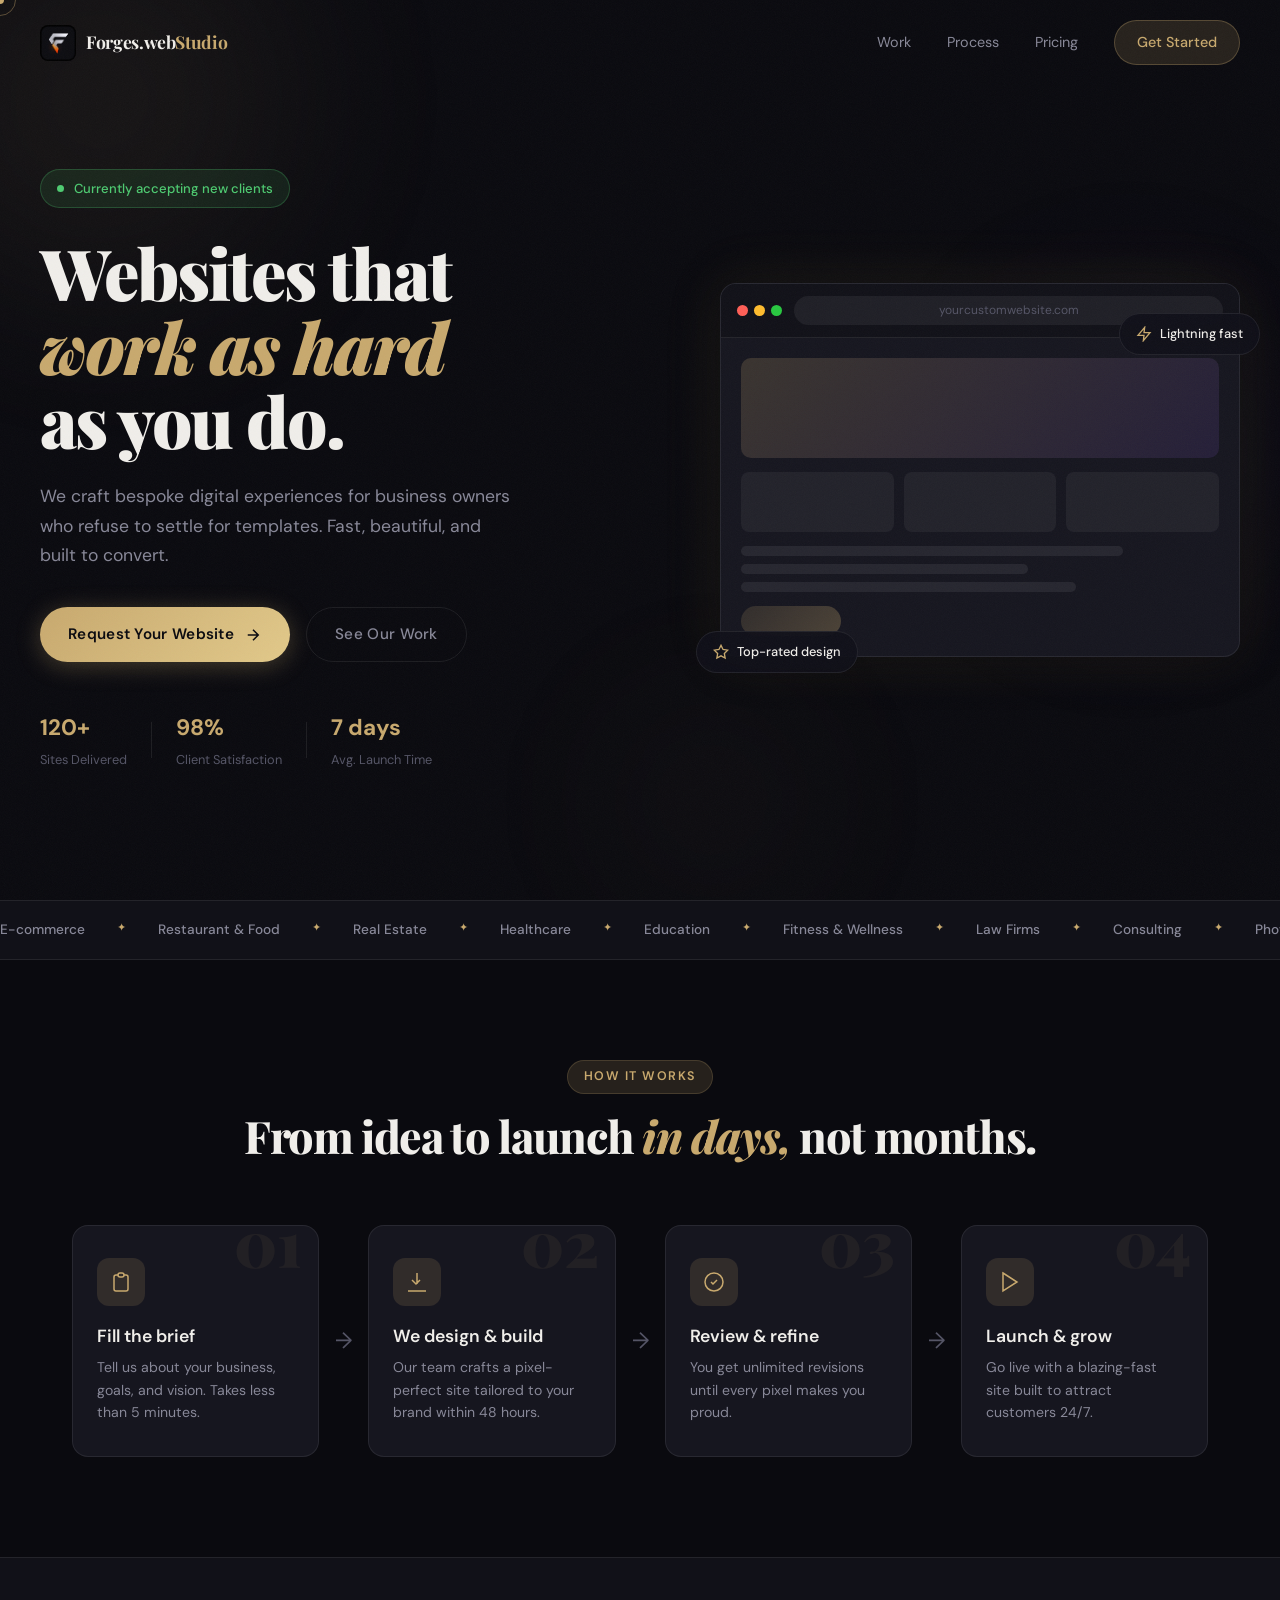
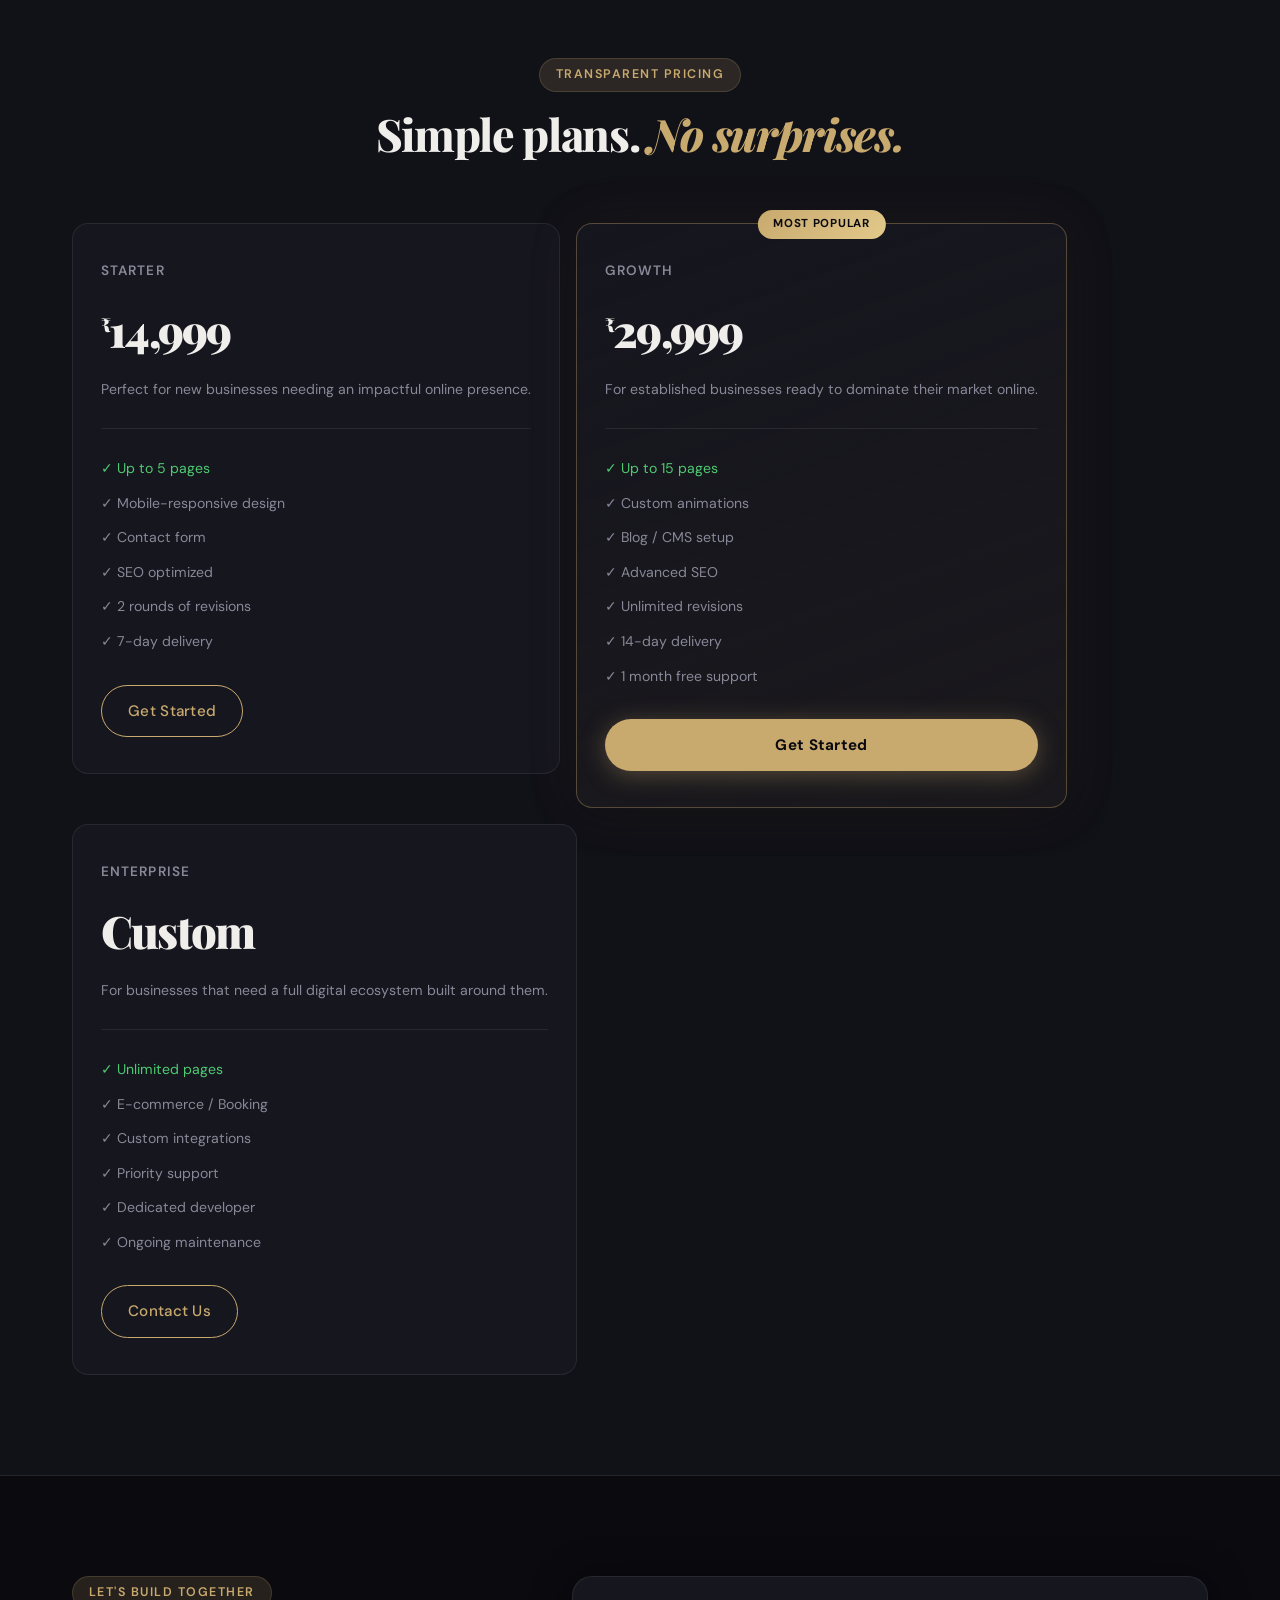
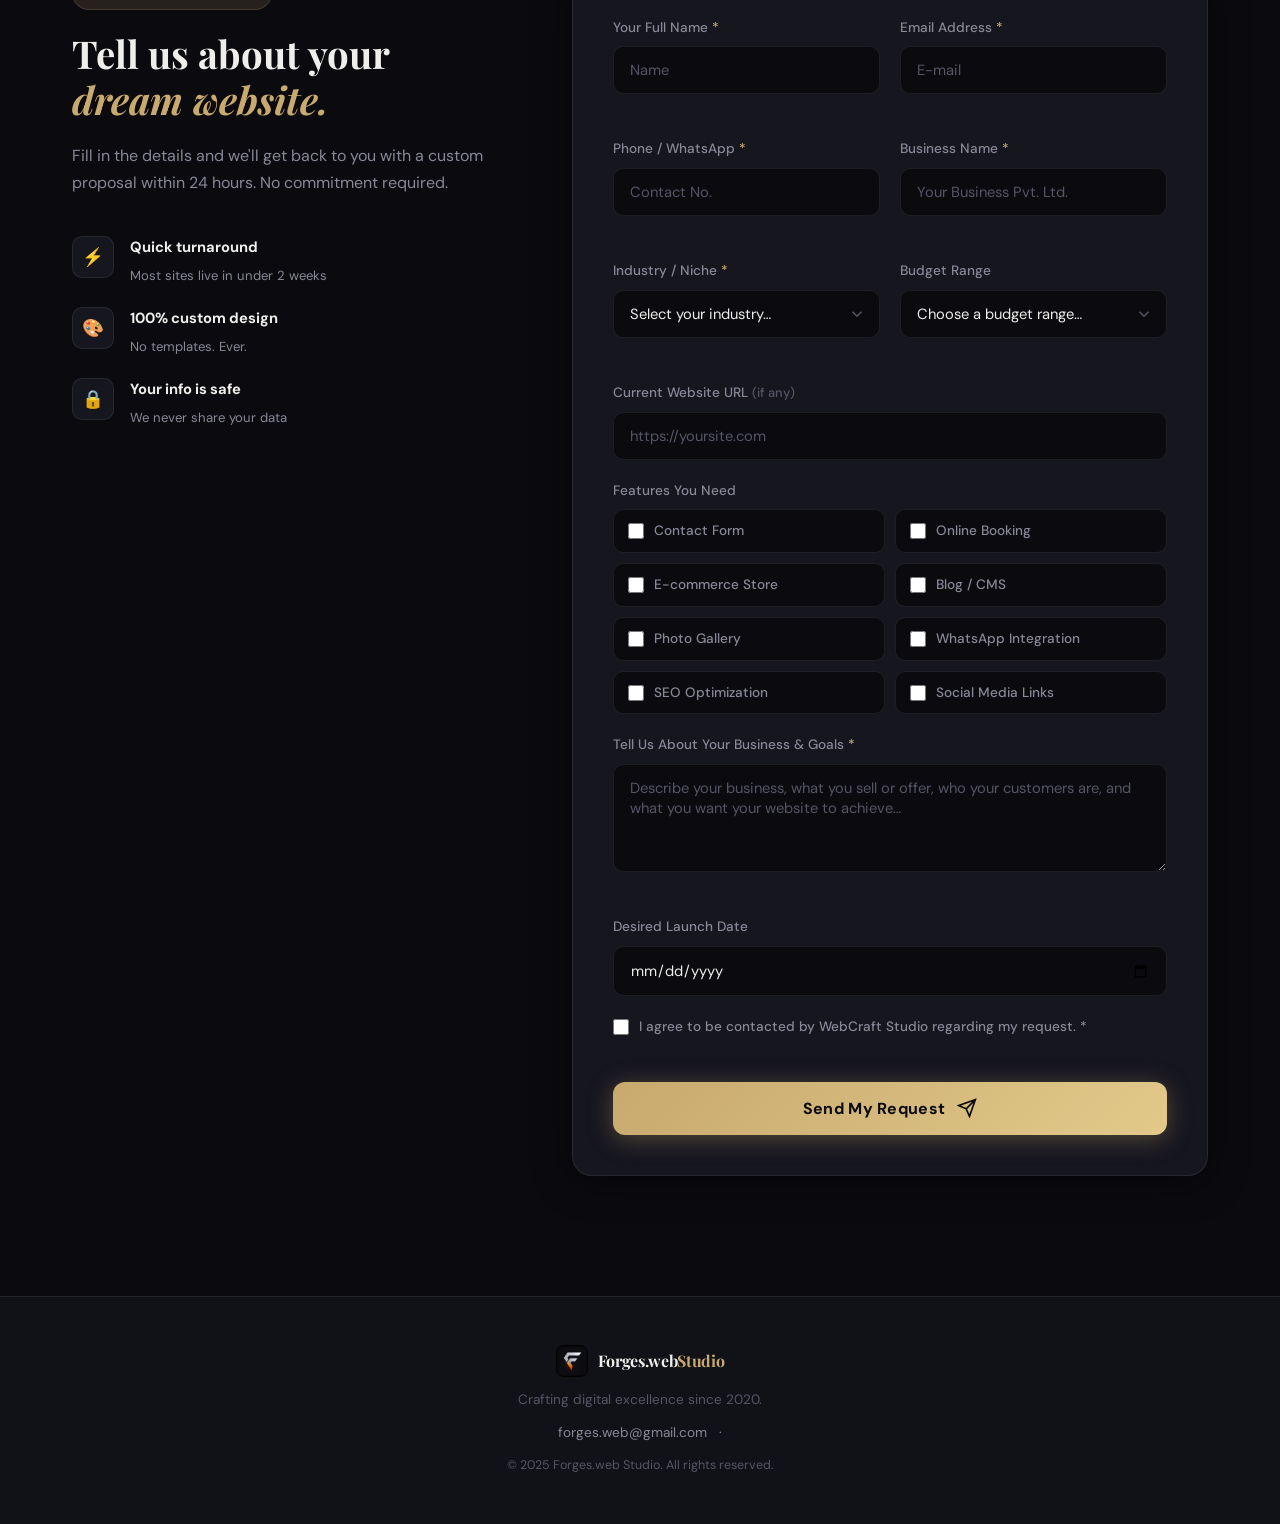
<file: index.html>
<!DOCTYPE html>
<html lang="en">
<head>
  <meta charset="UTF-8" />
  <meta name="viewport" content="width=device-width, initial-scale=1.0" />
  <title>Forges.web — Custom Websites for Ambitious Businesses</title>
  <link rel="stylesheet" href="style.css" />
  <link rel="icon" type="image/png" href="Favicon.png">
  <link rel="preconnect" href="https://fonts.googleapis.com" />
  <link rel="preconnect" href="https://fonts.gstatic.com" crossorigin />
  <link href="https://fonts.googleapis.com/css2?family=Playfair+Display:ital,wght@0,400;0,700;0,900;1,400&family=DM+Sans:wght@300;400;500;600&display=swap" rel="stylesheet" />
</head>
<body>

  <!-- Custom cursor -->
  <div class="cursor" id="cursor"></div>
  <div class="cursor-follower" id="cursorFollower"></div>

  <!-- Noise texture overlay -->
  <div class="noise"></div>

  <!-- ===== HEADER ===== -->
  <header class="header" id="header">
    <div class="header-inner">
      <a href="#" class="logo">
       <!-- <span class="logo-mark">W</span>-->
       <img class="logo-mark" src="Favicon.png" alt="Company Logo">
        <span class="logo-text">Forges.web<em>Studio</em></span>
      </a>
      <nav class="nav">
        <a href="#work">Work</a>
        <a href="#process">Process</a>
        <a href="#pricing">Pricing</a>
        <a href="#contact" class="nav-cta">Get Started</a>
      </nav>
      <button class="hamburger" id="hamburger" aria-label="Menu">
        <span></span><span></span>
      </button>
    </div>
  </header>

  <!-- Mobile Nav -->
  <div class="mobile-nav" id="mobileNav">
    <a href="#work" class="mob-link">Work</a>
    <a href="#process" class="mob-link">Process</a>
    <a href="#pricing" class="mob-link">Pricing</a>
    <a href="#contact" class="mob-link mob-cta">Get Started</a>
  </div>

  <!-- ===== HERO ===== -->
  <section class="hero" id="hero">
    <div class="hero-bg">
      <div class="orb orb-1"></div>
      <div class="orb orb-2"></div>
      <div class="orb orb-3"></div>
    </div>
    <div class="hero-content">
      <div class="hero-badge">
        <span class="badge-dot"></span>
        Currently accepting new clients
      </div>
      <h1 class="hero-title">
        <span class="line" data-delay="0">Websites that</span>
        <span class="line italic" data-delay="100">work as hard</span>
        <span class="line" data-delay="200">as you do.</span>
      </h1>
      <p class="hero-sub">
        We craft bespoke digital experiences for business owners who refuse to settle for templates. 
        Fast, beautiful, and built to convert.
      </p>
      <div class="hero-actions">
        <a href="#contact" class="btn btn-primary">
          Request Your Website
          <svg viewBox="0 0 24 24" fill="none" stroke="currentColor" stroke-width="2"><path d="M5 12h14M12 5l7 7-7 7"/></svg>
        </a>
        <a href="#work" class="btn btn-ghost">See Our Work</a>
      </div>
      <div class="hero-stats">
        <div class="stat">
          <strong>120+</strong>
          <span>Sites Delivered</span>
        </div>
        <div class="stat-divider"></div>
        <div class="stat">
          <strong>98%</strong>
          <span>Client Satisfaction</span>
        </div>
        <div class="stat-divider"></div>
        <div class="stat">
          <strong>7 days</strong>
          <span>Avg. Launch Time</span>
        </div>
      </div>
    </div>
    <div class="hero-visual">
      <div class="browser-mockup">
        <div class="browser-bar">
          <div class="browser-dots">
            <span></span><span></span><span></span>
          </div>
          <div class="browser-url">yourcustomwebsite.com</div>
        </div>
        <div class="browser-body">
          <div class="mock-hero-block"></div>
          <div class="mock-row">
            <div class="mock-card"></div>
            <div class="mock-card"></div>
            <div class="mock-card"></div>
          </div>
          <div class="mock-text-block">
            <div class="mock-line w80"></div>
            <div class="mock-line w60"></div>
            <div class="mock-line w70"></div>
          </div>
          <div class="mock-btn-row">
            <div class="mock-btn"></div>
          </div>
        </div>
      </div>
      <div class="floating-badge badge-left">
        <svg viewBox="0 0 24 24" fill="none" stroke="currentColor" stroke-width="2"><path d="M12 2l3.09 6.26L22 9.27l-5 4.87 1.18 6.88L12 17.77l-6.18 3.25L7 14.14 2 9.27l6.91-1.01L12 2z"/></svg>
        Top-rated design
      </div>
      <div class="floating-badge badge-right">
        <svg viewBox="0 0 24 24" fill="none" stroke="currentColor" stroke-width="2"><path d="M13 2L3 14h9l-1 8 10-12h-9l1-8z"/></svg>
        Lightning fast
      </div>
    </div>
  </section>

  <!-- ===== MARQUEE ===== -->
  <div class="marquee-section">
    <div class="marquee-track">
      <div class="marquee-inner">
        <span>E-commerce</span><span class="dot">✦</span>
        <span>Restaurant & Food</span><span class="dot">✦</span>
        <span>Real Estate</span><span class="dot">✦</span>
        <span>Healthcare</span><span class="dot">✦</span>
        <span>Education</span><span class="dot">✦</span>
        <span>Fitness & Wellness</span><span class="dot">✦</span>
        <span>Law Firms</span><span class="dot">✦</span>
        <span>Consulting</span><span class="dot">✦</span>
        <span>Photography</span><span class="dot">✦</span>
        <span>Hospitality</span><span class="dot">✦</span>
        <span>E-commerce</span><span class="dot">✦</span>
        <span>Restaurant & Food</span><span class="dot">✦</span>        <span>Real Estate</span><span class="dot">✦</span>
        <span>Healthcare</span><span class="dot">✦</span>
        <span>Education</span><span class="dot">✦</span>
        <span>Fitness & Wellness</span><span class="dot">✦</span>
        <span>Law Firms</span><span class="dot">✦</span>
        <span>Consulting</span><span class="dot">✦</span>
        <span>Photography</span><span class="dot">✦</span>
        <span>Hospitality</span><span class="dot">✦</span>
      </div>
    </div>
  </div>

  <!-- ===== PROCESS ===== -->
  <section class="process" id="process">
    <div class="container">
      <div class="section-header">
        <span class="section-tag">How It Works</span>
        <h2>From idea to launch <em>in days,</em> not months.</h2>
      </div>
      <div class="steps">
        <div class="step" data-num="01">
          <div class="step-icon">
            <svg viewBox="0 0 24 24" fill="none" stroke="currentColor" stroke-width="1.5"><path d="M9 5H7a2 2 0 00-2 2v12a2 2 0 002 2h10a2 2 0 002-2V7a2 2 0 00-2-2h-2M9 5a2 2 0 002 2h2a2 2 0 002-2M9 5a2 2 0 012-2h2a2 2 0 012 2"/></svg>
          </div>
          <h3>Fill the brief</h3>
          <p>Tell us about your business, goals, and vision. Takes less than 5 minutes.</p>
        </div>
        <div class="step-arrow">→</div>
        <div class="step" data-num="02">
          <div class="step-icon">
            <svg viewBox="0 0 24 24" fill="none" stroke="currentColor" stroke-width="1.5"><path d="M15 10l-4 4-4-4M12 14V3M3 21h18"/></svg>
          </div>
          <h3>We design & build</h3>
          <p>Our team crafts a pixel-perfect site tailored to your brand within 48 hours.</p>
        </div>
        <div class="step-arrow">→</div>
        <div class="step" data-num="03">
          <div class="step-icon">
            <svg viewBox="0 0 24 24" fill="none" stroke="currentColor" stroke-width="1.5"><path d="M9 12l2 2 4-4m6 2a9 9 0 11-18 0 9 9 0 0118 0z"/></svg>
          </div>
          <h3>Review & refine</h3>
          <p>You get unlimited revisions until every pixel makes you proud.</p>
        </div>
        <div class="step-arrow">→</div>
        <div class="step" data-num="04">
          <div class="step-icon">
            <svg viewBox="0 0 24 24" fill="none" stroke="currentColor" stroke-width="1.5"><path d="M5 3l14 9-14 9V3z"/></svg>
          </div>
          <h3>Launch & grow</h3>
          <p>Go live with a blazing-fast site built to attract customers 24/7.</p>
        </div>
      </div>
    </div>
  </section>

  <!-- ===== PRICING ===== -->
  <section class="pricing" id="pricing">
    <div class="container">
      <div class="section-header">
        <span class="section-tag">Transparent Pricing</span>
        <h2>Simple plans. <em>No surprises.</em></h2>
      </div>
      <div class="pricing-grid">
        <div class="plan">
          <div class="plan-name">Starter</div>
          <div class="plan-price"><sup>₹</sup>14,999</div>
          <div class="plan-desc">Perfect for new businesses needing an impactful online presence.</div>
          <ul class="plan-features">
            <li>✓ Up to 5 pages</li>
            <li>✓ Mobile-responsive design</li>
            <li>✓ Contact form</li>
            <li>✓ SEO optimized</li>
            <li>✓ 2 rounds of revisions</li>
            <li>✓ 7-day delivery</li>
          </ul>
          <a href="#contact" class="btn btn-outline">Get Started</a>
        </div>
        <div class="plan plan-featured">
          <div class="plan-badge">Most Popular</div>
          <div class="plan-name">Growth</div>
          <div class="plan-price"><sup>₹</sup>29,999</div>
          <div class="plan-desc">For established businesses ready to dominate their market online.</div>
          <ul class="plan-features">
            <li>✓ Up to 15 pages</li>
            <li>✓ Custom animations</li>
            <li>✓ Blog / CMS setup</li>
            <li>✓ Advanced SEO</li>
            <li>✓ Unlimited revisions</li>
            <li>✓ 14-day delivery</li>
            <li>✓ 1 month free support</li>
          </ul>
          <a href="#contact" class="btn btn-primary-dark">Get Started</a>
        </div>
        <div class="plan">
          <div class="plan-name">Enterprise</div>
          <div class="plan-price">Custom</div>
          <div class="plan-desc">For businesses that need a full digital ecosystem built around them.</div>
          <ul class="plan-features">
            <li>✓ Unlimited pages</li>
            <li>✓ E-commerce / Booking</li>
            <li>✓ Custom integrations</li>
            <li>✓ Priority support</li>
            <li>✓ Dedicated developer</li>
            <li>✓ Ongoing maintenance</li>
          </ul>
          <a href="#contact" class="btn btn-outline">Contact Us</a>
        </div>
      </div>
    </div>
  </section>

  <!-- ===== CONTACT / REQUEST FORM ===== -->
  <section class="contact" id="contact">
    <div class="container">
      <div class="contact-grid">
        <div class="contact-info">
          <span class="section-tag">Let's Build Together</span>
          <h2>Tell us about your <em>dream website.</em></h2>
          <p>Fill in the details and we'll get back to you with a custom proposal within 24 hours. No commitment required.</p>
          <div class="contact-perks">
            <div class="perk">
              <div class="perk-icon">⚡</div>
              <div>
                <strong>Quick turnaround</strong>
                <span>Most sites live in under 2 weeks</span>
              </div>
            </div>
            <div class="perk">
              <div class="perk-icon">🎨</div>
              <div>
                <strong>100% custom design</strong>
                <span>No templates. Ever.</span>
              </div>
            </div>
            <div class="perk">
              <div class="perk-icon">🔒</div>
              <div>
                <strong>Your info is safe</strong>
                <span>We never share your data</span>
              </div>
            </div>
          </div>
        </div>

        <form name = "request-form" class="request-form" id="requestForm" method = "POST" netlify  novalidate>
          <div class="form-row">
            <div class="form-group">
              <label for="ownerName">Your Full Name <span class="req">*</span></label>
              <input type="hidden" name="form-name" value="request-form" />
              <input type="text" id="ownerName" name="ownerName" placeholder="Name" required />
              <span class="err-msg" id="err-ownerName"></span>
            </div>
            <div class="form-group">
              <label for="email">Email Address <span class="req">*</span></label>
              <input type="email" id="email" name="email" placeholder="E-mail" required />
              <span class="err-msg" id="err-email"></span>
            </div>
          </div>

          <div class="form-row">
            <div class="form-group">
              <label for="phone">Phone / WhatsApp <span class="req">*</span></label>
              <input type="tel" id="phone" name="phone" placeholder="Contact No." required />
              <span class="err-msg" id="err-phone"></span>
            </div>
            <div class="form-group">
              <label for="businessName">Business Name <span class="req">*</span></label>
              <input type="text" id="businessName" name="businessName" placeholder="Your Business Pvt. Ltd." required />
              <span class="err-msg" id="err-businessName"></span>
            </div>
          </div>

          <div class="form-row">
            <div class="form-group">
              <label for="industry">Industry / Niche <span class="req">*</span></label>
              <div class="select-wrap">
                <select id="industry" name="industry" required>
                  <option value="">Select your industry…</option>
                  <option>E-commerce / Retail</option>
                  <option>Restaurant / Food & Beverage</option>
                  <option>Real Estate</option>
                  <option>Healthcare / Medical</option>
                  <option>Education / Coaching</option>
                  <option>Fitness & Wellness</option>
                  <option>Law / Legal</option>
                  <option>Finance / Consulting</option>
                  <option>Photography / Creative</option>
                  <option>Travel & Hospitality</option>
                  <option>Technology / SaaS</option>
                  <option>Other</option>
                </select>
                <svg viewBox="0 0 24 24" fill="none" stroke="currentColor" stroke-width="2"><path d="M6 9l6 6 6-6"/></svg>
              </div>
              <span class="err-msg" id="err-industry"></span>
            </div>
            <div class="form-group">
              <label for="budget">Budget Range</label>
              <div class="select-wrap">
                <select id="budget" name="budget">
                  <option value="">Choose a budget range…</option>
                  <option>Under ₹15,000</option>
                  <option>₹15,000 – ₹30,000</option>
                  <option>₹30,000 – ₹60,000</option>
                  <option>₹60,000+</option>
                  <option>Let's discuss</option>
                </select>
                <svg viewBox="0 0 24 24" fill="none" stroke="currentColor" stroke-width="2"><path d="M6 9l6 6 6-6"/></svg>
              </div>
            </div>
          </div>

          <div class="form-group">
            <label for="currentSite">Current Website URL <span class="optional">(if any)</span></label>
            <input type="url" id="currentSite" name="currentSite" placeholder="https://yoursite.com" />
          </div>

          <div class="form-group">
            <label>Features You Need</label>
            <div class="checkbox-grid">
              <label class="check-item"><input type="checkbox" name="features" value="Contact Form" /><span>Contact Form</span></label>
              <label class="check-item"><input type="checkbox" name="features" value="Online Booking" /><span>Online Booking</span></label>
              <label class="check-item"><input type="checkbox" name="features" value="E-commerce Store" /><span>E-commerce Store</span></label>
              <label class="check-item"><input type="checkbox" name="features" value="Blog / CMS" /><span>Blog / CMS</span></label>
              <label class="check-item"><input type="checkbox" name="features" value="Photo Gallery" /><span>Photo Gallery</span></label>
              <label class="check-item"><input type="checkbox" name="features" value="WhatsApp Integration" /><span>WhatsApp Integration</span></label>
              <label class="check-item"><input type="checkbox" name="features" value="SEO Optimization" /><span>SEO Optimization</span></label>
              <label class="check-item"><input type="checkbox" name="features" value="Social Media Links" /><span>Social Media Links</span></label>
            </div>
          </div>

          <div class="form-group">
            <label for="description">Tell Us About Your Business & Goals <span class="req">*</span></label>
            <textarea id="description" name="description" rows="4" placeholder="Describe your business, what you sell or offer, who your customers are, and what you want your website to achieve…" required></textarea>
            <span class="err-msg" id="err-description"></span>
          </div>

          <div class="form-group">
            <label for="deadline">Desired Launch Date</label>
            <input type="date" id="deadline" name="deadline" />
          </div>

          <div class="form-group form-group--inline">
            <label class="check-item check-consent">
              <input type="checkbox" id="consent" name="consent" required />
              <span>I agree to be contacted by WebCraft Studio regarding my request. <span class="req">*</span></span>
            </label>
            <span class="err-msg" id="err-consent"></span>
          </div>

          <button type="submit" class="btn-submit" id="submitBtn">
            <span class="btn-text">Send My Request</span>
            <span class="btn-loader" id="btnLoader"></span>
            <svg viewBox="0 0 24 24" fill="none" stroke="currentColor" stroke-width="2"><path d="M22 2L11 13M22 2l-7 20-4-9-9-4 20-7z"/></svg>
          </button>

          <!-- Success / Error messages -->
          <div class="form-success" id="formSuccess" style="display:none;">
            <div class="success-icon">✓</div>
            <h3>Request Sent!</h3>
            <p>Thank you! We've received your details and will reach out within 24 hours with a custom proposal.</p>
          </div>
          <div class="form-error-msg" id="formErrorMsg" style="display:none;">
            Something went wrong. Please try again or email us directly.
          </div>
        </form>
      </div>
    </div>
  </section>

  <!-- ===== FOOTER ===== -->
  <footer class="footer">
    <div class="footer-inner">
      <div class="footer-logo">
       <!-- <span class="logo-mark">W</span>-->
       <img class="logo-mark" src="Favicon.png" alt="Company Logo">
        <span class="logo-text">Forges.web<em>Studio</em></span>
      </div>
      <p class="footer-tagline">Crafting digital excellence since 2020.</p>
      <div class="footer-links">
        <a href="mailto:forges.web@gmail.com">forges.web@gmail.com</a>
        <span>·</span>
        <!--<a href="tel:+918318716153">+91 83187 16153</a>-->
      </div>
      <p class="footer-copy">© 2025 Forges.web Studio. All rights reserved.</p>
    </div>
  </footer>

  <script src="script.js"></script>
</body>
</html>
</file>
<file: style.css>
/* ================================
   WEBCRAFT STUDIO — STYLESHEET
   ================================ */

/* ---- CSS VARIABLES ---- */
:root {
  --bg: #0a0a0f;
  --bg-2: #111118;
  --bg-card: #16161f;
  --border: rgba(255,255,255,0.08);
  --border-hover: rgba(255,255,255,0.16);

  --text: #f0eeea;
  --text-muted: #888898;
  --text-dim: #555566;

  --gold: #c8a96e;
  --gold-light: #e2c98a;
  --gold-dim: rgba(200, 169, 110, 0.15);

  --accent: #d4af78;
  --accent-glow: rgba(212, 175, 120, 0.25);

  --green: #4ecb71;
  --red: #e05c5c;

  --radius: 16px;
  --radius-sm: 10px;

  --font-display: 'Playfair Display', Georgia, serif;
  --font-body: 'DM Sans', sans-serif;

  --shadow-card: 0 4px 40px rgba(0,0,0,0.4);
  --shadow-glow: 0 0 60px rgba(200,169,110,0.12);

  --transition: 0.3s cubic-bezier(0.4, 0, 0.2, 1);
}

/* ---- RESET ---- */
*, *::before, *::after { box-sizing: border-box; margin: 0; padding: 0; }
html { scroll-behavior: smooth; font-size: 16px; }
body {
  background: var(--bg);
  color: var(--text);
  font-family: var(--font-body);
  line-height: 1.6;
  overflow-x: hidden;
  cursor: none;
}
img { display: block; max-width: 100%; }
a { text-decoration: none; color: inherit; }
button { cursor: none; border: none; background: none; font-family: inherit; }
input, textarea, select { font-family: inherit; }

/* ---- NOISE OVERLAY ---- */
.noise {
  position: fixed; inset: 0; z-index: 999;
  pointer-events: none;
  opacity: 0.035;
  background-image: url("data:image/svg+xml,%3Csvg viewBox='0 0 256 256' xmlns='http://www.w3.org/2000/svg'%3E%3Cfilter id='noise'%3E%3CfeTurbulence type='fractalNoise' baseFrequency='0.9' numOctaves='4' stitchTiles='stitch'/%3E%3C/filter%3E%3Crect width='100%25' height='100%25' filter='url(%23noise)'/%3E%3C/svg%3E");
  background-size: 200px;
}

/* ---- CUSTOM CURSOR ---- */
.cursor {
  width: 8px; height: 8px;
  background: var(--gold);
  border-radius: 50%;
  position: fixed;
  pointer-events: none;
  z-index: 9999;
  transform: translate(-50%, -50%);
  transition: width 0.2s, height 0.2s, background 0.2s;
}
.cursor-follower {
  width: 32px; height: 32px;
  border: 1px solid rgba(200,169,110,0.4);
  border-radius: 50%;
  position: fixed;
  pointer-events: none;
  z-index: 9998;
  transform: translate(-50%, -50%);
  transition: transform 0.1s ease, width 0.3s, height 0.3s, opacity 0.3s;
}
body:hover .cursor-follower { opacity: 1; }

/* ---- CONTAINER ---- */
.container {
  max-width: 1200px;
  margin: 0 auto;
  padding: 0 32px;
}

/* ---- TYPOGRAPHY ---- */
h1, h2, h3 { font-family: var(--font-display); line-height: 1.15; }
em { font-style: italic; color: var(--gold); }

/* ---- BUTTONS ---- */
.btn {
  display: inline-flex;
  align-items: center;
  gap: 10px;
  padding: 14px 28px;
  border-radius: 100px;
  font-weight: 500;
  font-size: 0.95rem;
  letter-spacing: 0.02em;
  transition: var(--transition);
}
.btn svg { width: 18px; height: 18px; transition: transform 0.3s; }
.btn:hover svg { transform: translateX(4px); }

.btn-primary {
  background: linear-gradient(135deg, var(--gold) 0%, var(--gold-light) 100%);
  color: #0a0a0f;
  font-weight: 600;
  box-shadow: 0 4px 24px rgba(200,169,110,0.3);
}
.btn-primary:hover {
  transform: translateY(-2px);
  box-shadow: 0 8px 32px rgba(200,169,110,0.45);
}

.btn-ghost {
  background: transparent;
  color: var(--text-muted);
  border: 1px solid var(--border);
}
.btn-ghost:hover {
  border-color: var(--border-hover);
  color: var(--text);
}

.btn-outline {
  background: transparent;
  color: var(--gold);
  border: 1.5px solid var(--gold);
  padding: 13px 26px;
}
.btn-outline:hover {
  background: var(--gold-dim);
  transform: translateY(-2px);
}

.btn-primary-dark {
  background: var(--gold);
  color: #0a0a0f;
  font-weight: 700;
  padding: 14px 28px;
  border-radius: 100px;
  display: block;
  text-align: center;
  transition: var(--transition);
  box-shadow: 0 4px 24px rgba(200,169,110,0.35);
}
.btn-primary-dark:hover {
  transform: translateY(-2px);
  box-shadow: 0 8px 32px rgba(200,169,110,0.5);
}

/* ---- HEADER ---- */
.header {
  position: fixed; top: 0; left: 0; right: 0;
  z-index: 100;
  padding: 20px 40px;
  transition: background 0.4s, border-color 0.4s;
}
.header.scrolled {
  background: rgba(10, 10, 15, 0.85);
  backdrop-filter: blur(20px);
  border-bottom: 1px solid var(--border);
}
.header-inner {
  max-width: 1200px;
  margin: 0 auto;
  display: flex;
  align-items: center;
  justify-content: space-between;
}
.logo {
  display: flex;
  align-items: center;
  gap: 10px;
  font-family: var(--font-display);
}
.logo-mark {
  width: 36px; height: 36px;
  background: linear-gradient(135deg, var(--gold), var(--gold-light));
  border-radius: 8px;
  display: flex; align-items: center; justify-content: center;
  font-weight: 900;
  font-size: 1.1rem;
  color: #0a0a0f;
}
.logo-text {
  font-size: 1.1rem;
  font-weight: 700;
  letter-spacing: -0.02em;
}
.logo-text em { font-style: normal; color: var(--gold); }
.nav {
  display: flex;
  align-items: center;
  gap: 36px;
}
.nav a {
  font-size: 0.9rem;
  color: var(--text-muted);
  transition: color 0.2s;
}
.nav a:hover { color: var(--text); }
.nav-cta {
  background: var(--gold-dim) !important;
  border: 1px solid rgba(200,169,110,0.3) !important;
  color: var(--gold) !important;
  padding: 10px 22px;
  border-radius: 100px;
  font-weight: 500;
  transition: all 0.3s !important;
}
.nav-cta:hover {
  background: var(--gold) !important;
  color: #0a0a0f !important;
}
.hamburger {
  display: none;
  flex-direction: column;
  gap: 6px;
  padding: 4px;
}
.hamburger span {
  display: block;
  width: 24px; height: 2px;
  background: var(--text);
  transition: var(--transition);
  border-radius: 2px;
}

/* Mobile Nav */
.mobile-nav {
  display: none;
  position: fixed;
  top: 0; left: 0; right: 0; bottom: 0;
  background: rgba(10,10,15,0.97);
  z-index: 99;
  flex-direction: column;
  align-items: center;
  justify-content: center;
  gap: 32px;
}
.mobile-nav.open { display: flex; }
.mob-link {
  font-family: var(--font-display);
  font-size: 2rem;
  color: var(--text-muted);
  transition: color 0.2s;
}
.mob-link:hover { color: var(--gold); }
.mob-cta {
  color: var(--gold) !important;
  border: 1px solid var(--gold);
  padding: 14px 36px;
  border-radius: 100px;
  font-family: var(--font-body) !important;
  font-size: 1rem !important;
}

/* ---- HERO ---- */
.hero {
  min-height: 100vh;
  display: flex;
  align-items: center;
  padding: 120px 40px 80px;
  gap: 60px;
  max-width: 1300px;
  margin: 0 auto;
  position: relative;
}
.hero-bg {
  position: fixed; inset: 0; z-index: -1;
  overflow: hidden;
}
.orb {
  position: absolute;
  border-radius: 50%;
  filter: blur(80px);
  opacity: 0.4;
  animation: orbFloat 8s ease-in-out infinite;
}
.orb-1 {
  width: 600px; height: 600px;
  background: radial-gradient(circle, rgba(200,169,110,0.25), transparent 70%);
  top: -200px; left: -200px;
  animation-delay: 0s;
}
.orb-2 {
  width: 500px; height: 500px;
  background: radial-gradient(circle, rgba(120,80,200,0.15), transparent 70%);
  top: 200px; right: -100px;
  animation-delay: -3s;
}
.orb-3 {
  width: 400px; height: 400px;
  background: radial-gradient(circle, rgba(200,169,110,0.1), transparent 70%);
  bottom: -100px; left: 40%;
  animation-delay: -6s;
}
@keyframes orbFloat {
  0%, 100% { transform: translateY(0) scale(1); }
  50% { transform: translateY(-30px) scale(1.05); }
}

.hero-content { flex: 1; max-width: 620px; }
.hero-badge {
  display: inline-flex;
  align-items: center;
  gap: 10px;
  padding: 8px 16px;
  background: rgba(78, 203, 113, 0.1);
  border: 1px solid rgba(78, 203, 113, 0.25);
  border-radius: 100px;
  font-size: 0.82rem;
  color: var(--green);
  margin-bottom: 28px;
  font-weight: 500;
}
.badge-dot {
  width: 7px; height: 7px;
  background: var(--green);
  border-radius: 50%;
  animation: pulse 2s infinite;
}
@keyframes pulse {
  0%, 100% { opacity: 1; transform: scale(1); }
  50% { opacity: 0.5; transform: scale(0.8); }
}

.hero-title {
  font-size: clamp(2.8rem, 5.5vw, 5rem);
  font-weight: 900;
  letter-spacing: -0.03em;
  line-height: 1.05;
  margin-bottom: 24px;
}
.hero-title .line { display: block; opacity: 0; transform: translateY(30px); animation: slideUp 0.8s forwards; }
.hero-title .line.italic { font-style: italic; color: var(--gold); }
@keyframes slideUp {
  to { opacity: 1; transform: translateY(0); }
}
.hero-title .line:nth-child(1) { animation-delay: 0.1s; }
.hero-title .line:nth-child(2) { animation-delay: 0.25s; }
.hero-title .line:nth-child(3) { animation-delay: 0.4s; }

.hero-sub {
  color: var(--text-muted);
  font-size: 1.1rem;
  margin-bottom: 36px;
  max-width: 480px;
  line-height: 1.7;
  opacity: 0;
  animation: slideUp 0.8s 0.5s forwards;
}
.hero-actions {
  display: flex;
  gap: 16px;
  flex-wrap: wrap;
  margin-bottom: 48px;
  opacity: 0;
  animation: slideUp 0.8s 0.65s forwards;
}
.hero-stats {
  display: flex;
  align-items: center;
  gap: 24px;
  opacity: 0;
  animation: slideUp 0.8s 0.8s forwards;
}
.stat strong { display: block; font-size: 1.4rem; font-weight: 700; color: var(--gold); }
.stat span { font-size: 0.8rem; color: var(--text-dim); }
.stat-divider { width: 1px; height: 36px; background: var(--border); }

/* Browser Mockup */
.hero-visual {
  flex: 1;
  max-width: 520px;
  position: relative;
  opacity: 0;
  animation: slideUp 0.8s 0.5s forwards;
}
.browser-mockup {
  background: var(--bg-card);
  border: 1px solid var(--border);
  border-radius: 16px;
  overflow: hidden;
  box-shadow: var(--shadow-card), var(--shadow-glow);
}
.browser-bar {
  background: var(--bg-2);
  padding: 12px 16px;
  display: flex;
  align-items: center;
  gap: 12px;
  border-bottom: 1px solid var(--border);
}
.browser-dots { display: flex; gap: 6px; }
.browser-dots span { width: 11px; height: 11px; border-radius: 50%; background: #444; }
.browser-dots span:nth-child(1) { background: #ff5f57; }
.browser-dots span:nth-child(2) { background: #febc2e; }
.browser-dots span:nth-child(3) { background: #28c840; }
.browser-url {
  flex: 1;
  background: rgba(255,255,255,0.06);
  border-radius: 100px;
  padding: 5px 14px;
  font-size: 0.75rem;
  color: var(--text-dim);
  text-align: center;
}
.browser-body { padding: 20px; display: flex; flex-direction: column; gap: 14px; }
.mock-hero-block {
  height: 100px;
  background: linear-gradient(135deg, rgba(200,169,110,0.2), rgba(120,80,200,0.15));
  border-radius: 10px;
  animation: shimmer 2.5s infinite;
}
.mock-row { display: flex; gap: 10px; }
.mock-card {
  flex: 1; height: 60px;
  background: rgba(255,255,255,0.05);
  border-radius: 8px;
  animation: shimmer 2.5s 0.5s infinite;
}
.mock-text-block { display: flex; flex-direction: column; gap: 8px; }
.mock-line {
  height: 10px;
  background: rgba(255,255,255,0.07);
  border-radius: 100px;
  animation: shimmer 2.5s 1s infinite;
}
.w80 { width: 80%; }
.w60 { width: 60%; }
.w70 { width: 70%; }
.mock-btn-row { display: flex; }
.mock-btn {
  width: 100px; height: 30px;
  background: linear-gradient(135deg, var(--gold-dim), rgba(200,169,110,0.3));
  border-radius: 100px;
  animation: shimmer 2.5s 0.25s infinite;
}
@keyframes shimmer {
  0%, 100% { opacity: 1; }
  50% { opacity: 0.6; }
}

.floating-badge {
  position: absolute;
  display: flex;
  align-items: center;
  gap: 8px;
  padding: 10px 16px;
  background: rgba(16,16,25,0.9);
  border: 1px solid var(--border);
  border-radius: 100px;
  font-size: 0.8rem;
  font-weight: 500;
  backdrop-filter: blur(12px);
  white-space: nowrap;
}
.floating-badge svg { width: 16px; height: 16px; color: var(--gold); }
.badge-left { bottom: -16px; left: -24px; animation: floatBadge 3s ease-in-out infinite; }
.badge-right { top: 30px; right: -20px; animation: floatBadge 3s 1.5s ease-in-out infinite; }
@keyframes floatBadge {
  0%, 100% { transform: translateY(0); }
  50% { transform: translateY(-8px); }
}

/* ---- MARQUEE ---- */
.marquee-section {
  overflow: hidden;
  border-top: 1px solid var(--border);
  border-bottom: 1px solid var(--border);
  background: var(--bg-2);
  padding: 18px 0;
}
.marquee-inner {
  display: flex;
  gap: 32px;
  animation: marquee 30s linear infinite;
  width: max-content;
}
.marquee-inner span { font-size: 0.85rem; color: var(--text-muted); white-space: nowrap; font-weight: 500; }
.marquee-inner .dot { color: var(--gold); font-size: 0.7rem; }
@keyframes marquee {
  from { transform: translateX(0); }
  to { transform: translateX(-50%); }
}

/* ---- SECTION SHARED ---- */
.section-header {
  text-align: center;
  margin-bottom: 64px;
}
.section-tag {
  display: inline-block;
  font-size: 0.78rem;
  font-weight: 600;
  letter-spacing: 0.12em;
  text-transform: uppercase;
  color: var(--gold);
  margin-bottom: 16px;
  background: var(--gold-dim);
  padding: 6px 16px;
  border-radius: 100px;
  border: 1px solid rgba(200,169,110,0.2);
}
.section-header h2 {
  font-size: clamp(2rem, 3.5vw, 3rem);
  font-weight: 800;
  letter-spacing: -0.03em;
}

/* ---- PROCESS ---- */
.process {
  padding: 100px 0;
  background: var(--bg);
}
.steps {
  display: flex;
  align-items: flex-start;
  gap: 16px;
  flex-wrap: wrap;
}
.step {
  flex: 1;
  min-width: 180px;
  background: var(--bg-card);
  border: 1px solid var(--border);
  border-radius: var(--radius);
  padding: 32px 24px;
  position: relative;
  transition: var(--transition);
  overflow: hidden;
}
.step::before {
  content: attr(data-num);
  position: absolute;
  top: -16px; right: 16px;
  font-family: var(--font-display);
  font-size: 4rem;
  font-weight: 900;
  color: rgba(200,169,110,0.07);
  line-height: 1;
  pointer-events: none;
}
.step:hover {
  border-color: rgba(200,169,110,0.3);
  transform: translateY(-4px);
  box-shadow: 0 12px 40px rgba(0,0,0,0.3);
}
.step-icon {
  width: 48px; height: 48px;
  background: var(--gold-dim);
  border-radius: 12px;
  display: flex; align-items: center; justify-content: center;
  margin-bottom: 20px;
}
.step-icon svg { width: 24px; height: 24px; color: var(--gold); }
.step h3 { font-size: 1.1rem; margin-bottom: 10px; font-family: var(--font-body); font-weight: 600; }
.step p { font-size: 0.88rem; color: var(--text-muted); line-height: 1.6; }
.step-arrow {
  font-size: 1.4rem;
  color: var(--text-dim);
  align-self: center;
  padding-top: 0;
  flex-shrink: 0;
}

/* ---- PRICING ---- */
.pricing {
  padding: 100px 0;
  background: var(--bg-2);
  border-top: 1px solid var(--border);
  border-bottom: 1px solid var(--border);
}
.pricing-grid {
  display: flex;
  align-items: flex-start;
  gap: 16px;
  flex-wrap: wrap;
}
.plan {
  background: var(--bg-card);
  border: 1px solid var(--border);
  border-radius: var(--radius);
  padding: 36px 28px;
  transition: var(--transition);
  position: relative;
}
.plan:hover {
  border-color: rgba(200,169,110,0.2);
  transform: translateY(-4px);
}
.plan-featured {
  background: linear-gradient(160deg, var(--bg-card), rgba(200,169,110,0.05));
  border-color: rgba(200,169,110,0.35) !important;
  box-shadow: 0 0 60px rgba(200,169,110,0.08), var(--shadow-card);
}
.plan-badge {
  position: absolute;
  top: -14px; left: 50%;
  transform: translateX(-50%);
  background: linear-gradient(135deg, var(--gold), var(--gold-light));
  color: #0a0a0f;
  font-size: 0.72rem;
  font-weight: 700;
  letter-spacing: 0.06em;
  text-transform: uppercase;
  padding: 5px 16px;
  border-radius: 100px;
  white-space: nowrap;
}
.plan-name {
  font-size: 0.85rem;
  font-weight: 600;
  letter-spacing: 0.08em;
  text-transform: uppercase;
  color: var(--text-muted);
  margin-bottom: 12px;
}
.plan-price {
  font-family: var(--font-display);
  font-size: 2.8rem;
  font-weight: 900;
  color: var(--text);
  margin-bottom: 12px;
  letter-spacing: -0.04em;
}
.plan-price sup { font-size: 1.2rem; vertical-align: super; }
.plan-desc {
  font-size: 0.88rem;
  color: var(--text-muted);
  line-height: 1.6;
  margin-bottom: 28px;
  padding-bottom: 28px;
  border-bottom: 1px solid var(--border);
}
.plan-features {
  list-style: none;
  display: flex;
  flex-direction: column;
  gap: 12px;
  margin-bottom: 32px;
}
.plan-features li { font-size: 0.88rem; color: var(--text-muted); }
.plan-features li:first-child { color: var(--green); }

/* ---- CONTACT ---- */
.contact {
  padding: 100px 0 120px;
}
.contact-grid {
  display: grid;
  grid-template-columns: 420px 1fr;
  gap: 80px;
  align-items: start;
}
.contact-info { position: sticky; top: 100px; }
.contact-info .section-tag { margin-bottom: 20px; }
.contact-info h2 {
  font-size: clamp(1.8rem, 3vw, 2.6rem);
  margin-bottom: 20px;
  line-height: 1.2;
}
.contact-info > p {
  color: var(--text-muted);
  line-height: 1.7;
  margin-bottom: 40px;
}
.contact-perks { display: flex; flex-direction: column; gap: 20px; }
.perk {
  display: flex;
  align-items: flex-start;
  gap: 16px;
}
.perk-icon {
  width: 42px; height: 42px;
  background: var(--bg-card);
  border: 1px solid var(--border);
  border-radius: 10px;
  display: flex; align-items: center; justify-content: center;
  font-size: 1.1rem;
  flex-shrink: 0;
}
.perk strong { display: block; font-size: 0.92rem; margin-bottom: 2px; }
.perk span { font-size: 0.82rem; color: var(--text-muted); }

/* ---- FORM ---- */
.request-form {
  background: var(--bg-card);
  border: 1px solid var(--border);
  border-radius: 20px;
  padding: 40px;
  box-shadow: var(--shadow-card);
}
.form-row {
  display: grid;
  grid-template-columns: 1fr 1fr;
  gap: 20px;
}
.form-group { display: flex; flex-direction: column; gap: 8px; margin-bottom: 20px; }
.form-group label {
  font-size: 0.85rem;
  font-weight: 500;
  color: var(--text-muted);
}
.req { color: var(--gold); }
.optional { color: var(--text-dim); font-size: 0.8rem; }

input[type="text"],
input[type="email"],
input[type="tel"],
input[type="url"],
input[type="date"],
textarea {
  background: var(--bg);
  border: 1.5px solid var(--border);
  border-radius: var(--radius-sm);
  padding: 13px 16px;
  color: var(--text);
  font-size: 0.92rem;
  transition: var(--transition);
  outline: none;
  width: 100%;
}
input::placeholder, textarea::placeholder { color: var(--text-dim); }
input:focus, textarea:focus, select:focus {
  border-color: rgba(200,169,110,0.5);
  background: rgba(200,169,110,0.03);
  box-shadow: 0 0 0 3px rgba(200,169,110,0.08);
}
input.error, textarea.error, select.error { border-color: var(--red) !important; }

.select-wrap { position: relative; }
.select-wrap svg {
  position: absolute; right: 14px; top: 50%; transform: translateY(-50%);
  width: 18px; height: 18px; color: var(--text-dim);
  pointer-events: none;
}
select {
  width: 100%;
  appearance: none;
  background: var(--bg);
  border: 1.5px solid var(--border);
  border-radius: var(--radius-sm);
  padding: 13px 40px 13px 16px;
  color: var(--text);
  font-size: 0.92rem;
  transition: var(--transition);
  outline: none;
  cursor: none;
}
select option { background: #1a1a24; }

textarea { resize: vertical; min-height: 100px; }

.checkbox-grid {
  display: grid;
  grid-template-columns: 1fr 1fr;
  gap: 10px;
}
.check-item {
  display: flex;
  align-items: center;
  gap: 10px;
  cursor: none;
  padding: 10px 14px;
  background: var(--bg);
  border: 1.5px solid var(--border);
  border-radius: var(--radius-sm);
  transition: var(--transition);
  user-select: none;
}
.check-item:hover {
  border-color: rgba(200,169,110,0.3);
  background: var(--gold-dim);
}
.check-item input[type="checkbox"] {
  width: 16px; height: 16px;
  accent-color: var(--gold);
  cursor: none;
  flex-shrink: 0;
  padding: 0;
  border-radius: 4px;
}
.check-item span { font-size: 0.85rem; color: var(--text-muted); }
.check-consent {
  background: transparent !important;
  border: none !important;
  padding: 0 !important;
}
.check-consent span { font-size: 0.85rem; }

.form-group--inline { margin-top: 4px; }

.err-msg { font-size: 0.78rem; color: var(--red); min-height: 16px; }

/* Submit Button */
.btn-submit {
  width: 100%;
  margin-top: 8px;
  padding: 16px 32px;
  background: linear-gradient(135deg, var(--gold), var(--gold-light));
  color: #0a0a0f;
  font-weight: 700;
  font-size: 1rem;
  border-radius: 12px;
  display: flex;
  align-items: center;
  justify-content: center;
  gap: 12px;
  transition: var(--transition);
  box-shadow: 0 4px 24px rgba(200,169,110,0.35);
  letter-spacing: 0.02em;
}
.btn-submit:hover {
  transform: translateY(-2px);
  box-shadow: 0 8px 32px rgba(200,169,110,0.5);
}
.btn-submit:active { transform: translateY(0); }
.btn-submit svg { width: 20px; height: 20px; }
.btn-submit.loading .btn-text { opacity: 0; }
.btn-submit.loading svg { opacity: 0; }

.btn-loader {
  display: none;
  width: 20px; height: 20px;
  border: 2.5px solid rgba(0,0,0,0.2);
  border-top-color: #0a0a0f;
  border-radius: 50%;
  animation: spin 0.8s linear infinite;
  position: absolute;
}
.btn-submit.loading .btn-loader { display: block; }
@keyframes spin { to { transform: rotate(360deg); } }

.form-success {
  text-align: center;
  padding: 40px 24px;
}
.success-icon {
  width: 60px; height: 60px;
  background: rgba(78,203,113,0.15);
  border: 1px solid rgba(78,203,113,0.3);
  border-radius: 50%;
  display: flex; align-items: center; justify-content: center;
  font-size: 1.4rem;
  color: var(--green);
  margin: 0 auto 20px;
}
.form-success h3 {
  font-size: 1.5rem;
  margin-bottom: 10px;
}
.form-success p { color: var(--text-muted); font-size: 0.95rem; }
.form-error-msg {
  margin-top: 12px;
  text-align: center;
  color: var(--red);
  font-size: 0.85rem;
  padding: 12px;
  background: rgba(224,92,92,0.08);
  border-radius: 8px;
  border: 1px solid rgba(224,92,92,0.2);
}

/* ---- FOOTER ---- */
.footer {
  background: var(--bg-2);
  border-top: 1px solid var(--border);
  padding: 48px 40px;
}
.footer-inner {
  max-width: 1200px;
  margin: 0 auto;
  text-align: center;
  display: flex;
  flex-direction: column;
  align-items: center;
  gap: 12px;
}
.footer-logo {
  display: flex; align-items: center; gap: 10px;
  font-family: var(--font-display);
}
.footer-logo .logo-mark { width: 32px; height: 32px; font-size: 1rem; }
.footer-logo .logo-text { font-size: 1rem; font-weight: 700; }
.footer-tagline { color: var(--text-dim); font-size: 0.85rem; }
.footer-links { display: flex; align-items: center; gap: 12px; font-size: 0.85rem; color: var(--text-muted); }
.footer-links a:hover { color: var(--gold); }
.footer-copy { font-size: 0.78rem; color: var(--text-dim); }

/* ---- SCROLL ANIMATIONS ---- */
.reveal {
  opacity: 0;
  transform: translateY(24px);
  transition: opacity 0.7s ease, transform 0.7s ease;
}
.reveal.visible {
  opacity: 1;
  transform: translateY(0);
}

/* ---- RESPONSIVE ---- */
@media (max-width: 1024px) {
  .hero { flex-direction: column; padding-top: 100px; }
  .hero-visual { max-width: 100%; }
  .contact-grid { grid-template-columns: 1fr; gap: 48px; }
  .contact-info { position: static; }
  .pricing-grid { grid-template-columns: 1fr; max-width: 480px; margin: 0 auto; }
}

@media (max-width: 768px) {
  .header { padding: 16px 20px; }
  .nav { display: none; }
  .hamburger { display: flex; }
  .hero { padding: 90px 20px 60px; }
  .form-row { grid-template-columns: 1fr; }
  .checkbox-grid { grid-template-columns: 1fr; }
  .request-form { padding: 28px 20px; }
  .container { padding: 0 20px; }
  .steps { flex-direction: column; }
  .step-arrow { display: none; }
  .floating-badge { display: none; }
  .cursor, .cursor-follower { display: none; }
  * { cursor: auto !important; }
}

@media (max-width: 480px) {
  .hero-stats { flex-wrap: wrap; gap: 16px; }
  .hero-actions { flex-direction: column; }
}
</file>
